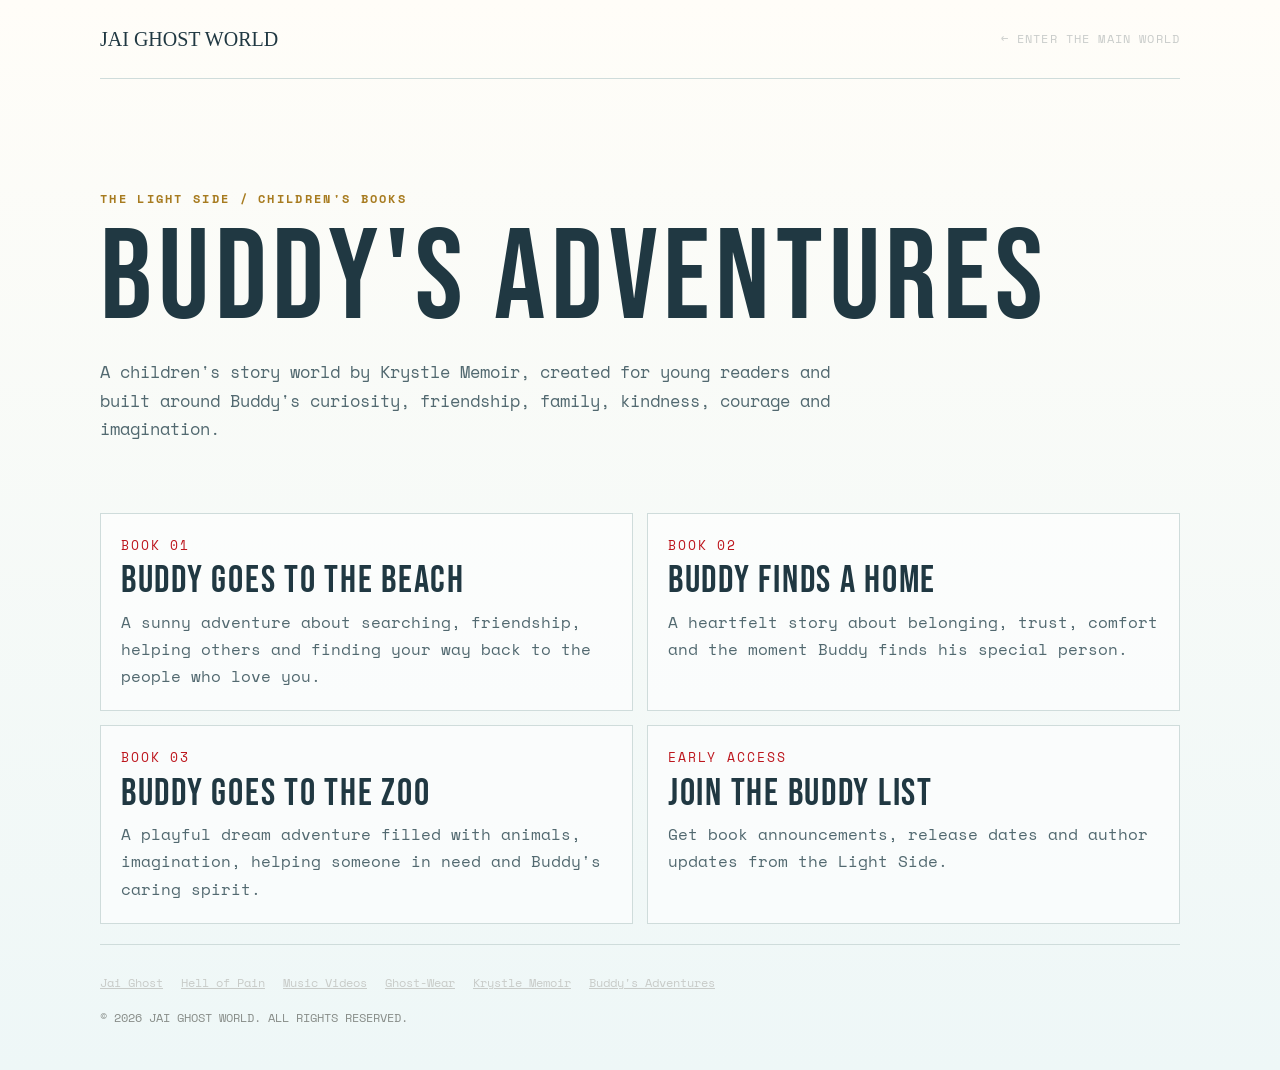
<file: buddy-adventures/index.html>
<!doctype html>
<html lang="en">
<head>
  <meta charset="utf-8">
  <meta name="viewport" content="width=device-width,initial-scale=1">
  <meta name="theme-color" content="#fffdf8">
  <meta name="description" content="Buddy's Adventures is a children's book series by Krystle Memoir featuring friendship, family, kindness, courage, imagination and Buddy's growing world of adventures.">
  <meta name="robots" content="index, follow, max-image-preview:large">
  <link rel="canonical" href="https://jaighostworld.com/buddy-adventures/">
  <meta property="og:type" content="website">
  <meta property="og:site_name" content="Jai Ghost World">
  <meta property="og:title" content="Buddy's Adventures by Krystle Memoir | Children's Book Series">
  <meta property="og:description" content="Buddy's Adventures is a children's book series by Krystle Memoir featuring friendship, family, kindness, courage, imagination and Buddy's growing world of adventures.">
  <meta property="og:url" content="https://jaighostworld.com/buddy-adventures/">
  <meta property="og:image" content="https://jaighostworld.com/assets/krystle-ball-buddy-hero.webp">
  <meta name="twitter:card" content="summary_large_image">
  <meta name="twitter:title" content="Buddy's Adventures by Krystle Memoir | Children's Book Series">
  <meta name="twitter:description" content="Buddy's Adventures is a children's book series by Krystle Memoir featuring friendship, family, kindness, courage, imagination and Buddy's growing world of adventures.">
  <meta name="twitter:image" content="https://jaighostworld.com/assets/krystle-ball-buddy-hero.webp">
  <title>Buddy's Adventures by Krystle Memoir | Children's Book Series</title>
  <link rel="icon" type="image/svg+xml" href="/assets/favicon.svg">
  <link rel="preconnect" href="https://fonts.googleapis.com">
  <link rel="preconnect" href="https://fonts.gstatic.com" crossorigin>
  <link href="https://fonts.googleapis.com/css2?family=Bebas+Neue&family=Permanent+Marker&family=Space+Mono:wght@400;700&display=swap" rel="stylesheet">
  <link rel="stylesheet" href="/seo-pages.css?v=20260929-1">
  <script type="application/ld+json">{"@context":"https://schema.org","@graph":[{"@type":"CreativeWorkSeries","@id":"https://jaighostworld.com/#buddy-adventures","name":"Buddy's Adventures","url":"https://jaighostworld.com/buddy-adventures/","creator":{"@id":"https://jaighostworld.com/#krystle-memoir"},"audience":{"@type":"PeopleAudience","suggestedMinAge":4,"suggestedMaxAge":7}},{"@type":"Person","@id":"https://jaighostworld.com/#krystle-memoir","name":"Krystle Memoir","url":"https://jaighostworld.comhttps://krystlememoir.jaighostworld.com/"},{"@type":"BreadcrumbList","itemListElement":[{"@type":"ListItem","position":1,"name":"Jai Ghost World","item":"https://jaighostworld.com/"},{"@type":"ListItem","position":2,"name":"Buddy's Adventures","item":"https://jaighostworld.com/buddy-adventures/"}]}]}</script>
</head>
<body class="light">
<div class="wrap">
  <header class="topbar"><a class="brand" href="/">JAI GHOST WORLD</a><a class="back" href="/">← ENTER THE MAIN WORLD</a></header>
  <main>
    <section class="hero"><div class="kicker">THE LIGHT SIDE / CHILDREN'S BOOKS</div><h1>BUDDY'S ADVENTURES</h1><p class="lede">A children's story world by Krystle Memoir, created for young readers and built around Buddy's curiosity, friendship, family, kindness, courage and imagination.</p></section>
    <section class="cards">
      <article class="card"><small>BOOK 01</small><h3>BUDDY GOES TO THE BEACH</h3><p>A sunny adventure about searching, friendship, helping others and finding your way back to the people who love you.</p></article>
      <article class="card"><small>BOOK 02</small><h3>BUDDY FINDS A HOME</h3><p>A heartfelt story about belonging, trust, comfort and the moment Buddy finds his special person.</p></article>
      <article class="card"><small>BOOK 03</small><h3>BUDDY GOES TO THE ZOO</h3><p>A playful dream adventure filled with animals, imagination, helping someone in need and Buddy's caring spirit.</p></article>
      <a class="card" href="/#buddy-list"><small>EARLY ACCESS</small><h3>JOIN THE BUDDY LIST</h3><p>Get book announcements, release dates and author updates from the Light Side.</p></a>
    </section>
  </main>
  <footer class="footer">
    <nav aria-label="Explore Jai Ghost World">
      <a href="/jai-ghost/">Jai Ghost</a>
      <a href="/music/hell-of-pain/">Hell of Pain</a>
      <a href="/music-videos/">Music Videos</a>
      <a href="/ghost-wear/">Ghost-Wear</a>
      <a href="https://krystlememoir.jaighostworld.com/">Krystle Memoir</a>
      <a href="/buddy-adventures/">Buddy's Adventures</a>
    </nav>
    <div>© 2026 JAI GHOST WORLD. ALL RIGHTS RESERVED.</div>
  </footer>
</div>
</body>
</html>
</file>
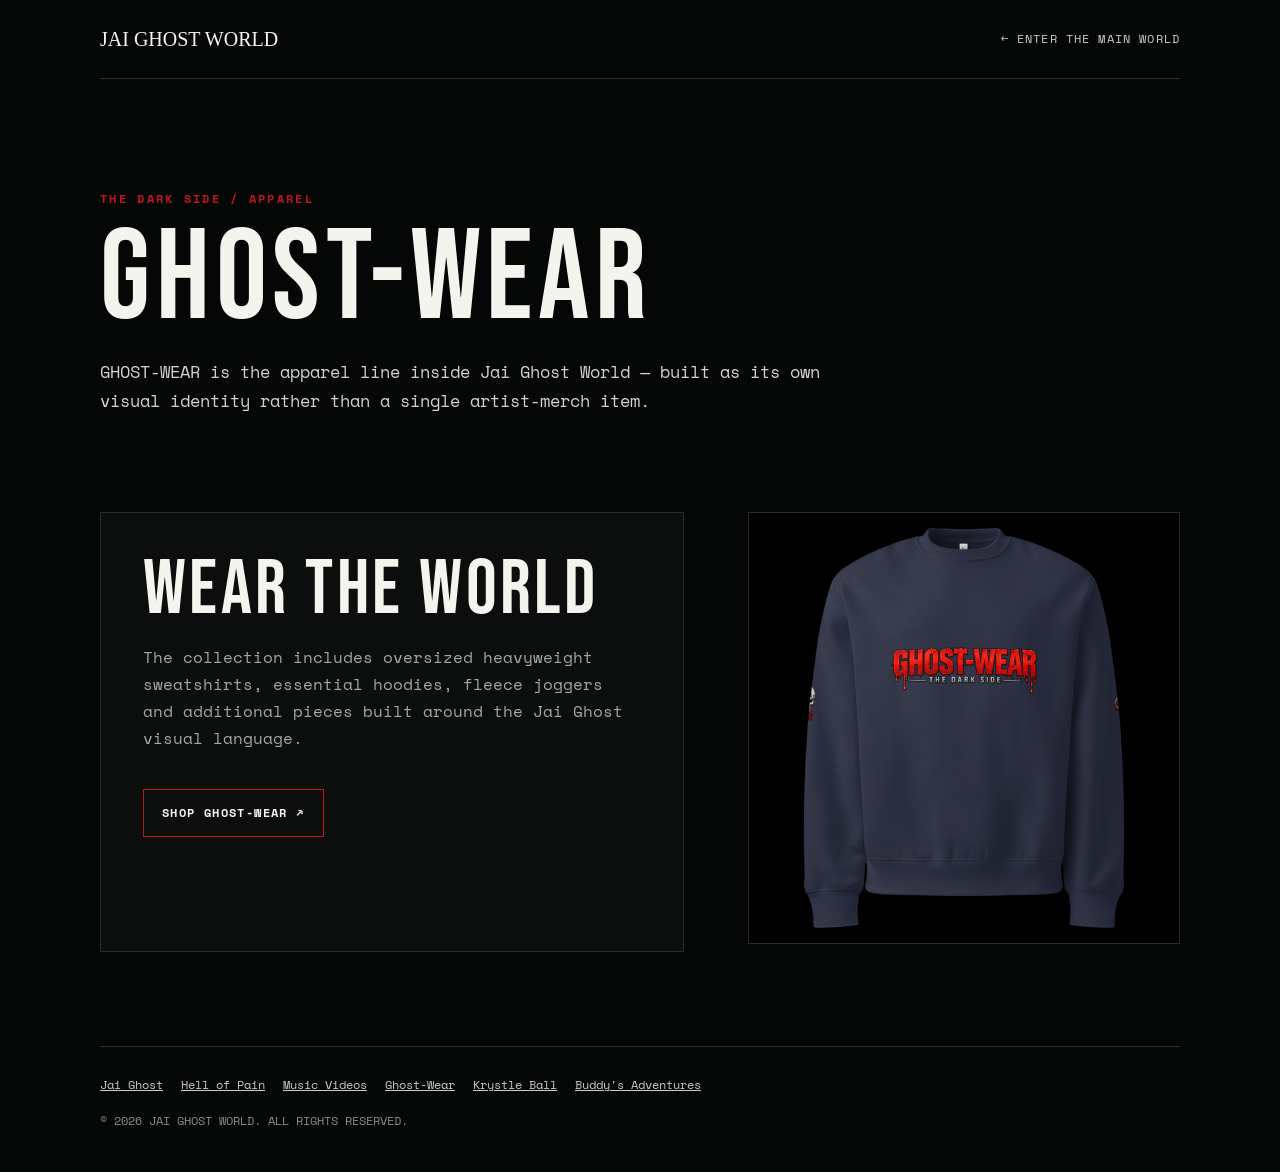
<file: ghost-wear/index.html>
<!doctype html>
<html lang="en">
<head>
  <meta charset="utf-8">
  <meta name="viewport" content="width=device-width,initial-scale=1">
  <meta name="theme-color" content="#050606">
  <meta name="description" content="GHOST-WEAR is the apparel side of Jai Ghost World. Explore heavyweight sweatshirts, hoodies, joggers and the complete collection.">
  <meta name="robots" content="index, follow, max-image-preview:large">
  <link rel="canonical" href="https://jaighostworld.com/ghost-wear/">
  <meta property="og:type" content="website">
  <meta property="og:site_name" content="Jai Ghost World">
  <meta property="og:title" content="GHOST-WEAR | Jai Ghost World">
  <meta property="og:description" content="GHOST-WEAR is the apparel side of Jai Ghost World. Explore heavyweight sweatshirts, hoodies, joggers and the complete collection.">
  <meta property="og:url" content="https://jaighostworld.com/ghost-wear/">
  <meta property="og:image" content="https://jaighostworld.com/assets/ghostwear-blue-sweatshirt.png">
  <meta name="twitter:card" content="summary_large_image">
  <meta name="twitter:title" content="GHOST-WEAR | Jai Ghost World">
  <meta name="twitter:description" content="GHOST-WEAR is the apparel side of Jai Ghost World. Explore heavyweight sweatshirts, hoodies, joggers and the complete collection.">
  <meta name="twitter:image" content="https://jaighostworld.com/assets/ghost-loyal-apparel-bts.png">
  <title>GHOST-WEAR | Jai Ghost World</title>
  <link rel="icon" type="image/svg+xml" href="/assets/favicon.svg">
  <link rel="preconnect" href="https://fonts.googleapis.com">
  <link rel="preconnect" href="https://fonts.gstatic.com" crossorigin>
  <link href="https://fonts.googleapis.com/css2?family=Bebas+Neue&family=Permanent+Marker&family=Space+Mono:wght@400;700&display=swap" rel="stylesheet">
  <link rel="stylesheet" href="/seo-pages.css?v=20260929-1">
  <script type="application/ld+json">{"@context":"https://schema.org","@graph":[{"@type":"Brand","name":"GHOST-WEAR","url":"https://jaighostworld.com/ghost-wear/"},{"@type":"BreadcrumbList","itemListElement":[{"@type":"ListItem","position":1,"name":"Jai Ghost World","item":"https://jaighostworld.com/"},{"@type":"ListItem","position":2,"name":"Ghost-Wear","item":"https://jaighostworld.com/ghost-wear/"}]}]}</script>
</head>
<body class="">
<div class="wrap">
  <header class="topbar"><a class="brand" href="/">JAI GHOST WORLD</a><a class="back" href="/">← ENTER THE MAIN WORLD</a></header>
  <main>
    <section class="hero"><div class="kicker">THE DARK SIDE / APPAREL</div><h1>GHOST-WEAR</h1><p class="lede">GHOST-WEAR is the apparel line inside Jai Ghost World — built as its own visual identity rather than a single artist-merch item.</p></section>
    <section class="grid">
      <article class="panel"><h2>WEAR THE WORLD</h2><p>The collection includes oversized heavyweight sweatshirts, essential hoodies, fleece joggers and additional pieces built around the Jai Ghost visual language.</p><a class="cta" href="https://app.amazecommerce.com/shop/ghost-wear" target="_blank" rel="noopener noreferrer">SHOP GHOST-WEAR ↗</a></article>
      <aside><img class="media" src="/assets/ghostwear-blue-sweatshirt.png" alt="Blue GHOST-WEAR oversized heavyweight sweatshirt" loading="lazy" decoding="async"></aside>
    </section>
  </main>
  <footer class="footer">
    <nav aria-label="Explore Jai Ghost World">
      <a href="/jai-ghost/">Jai Ghost</a>
      <a href="/music/hell-of-pain/">Hell of Pain</a>
      <a href="/music-videos/">Music Videos</a>
      <a href="/ghost-wear/">Ghost-Wear</a>
      <a href="/krystle-ball/">Krystle Ball</a>
      <a href="/buddy-adventures/">Buddy's Adventures</a>
    </nav>
    <div>© 2026 JAI GHOST WORLD. ALL RIGHTS RESERVED.</div>
  </footer>
</div>
</body>
</html>
</file>
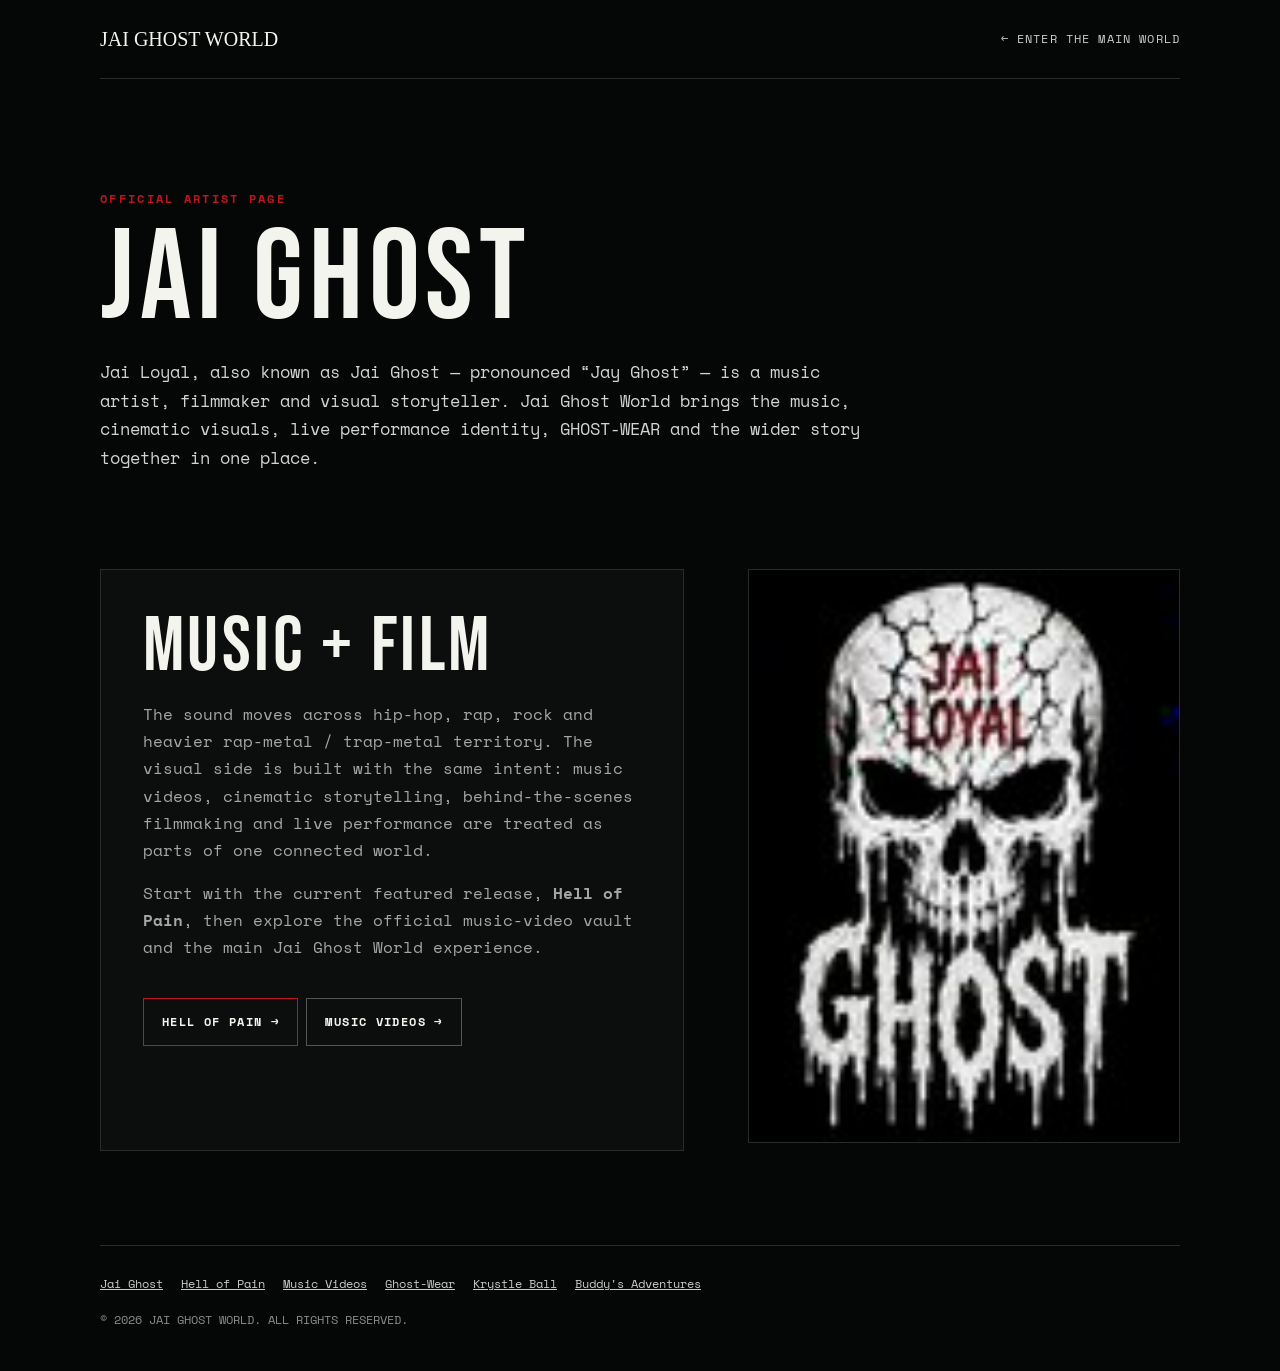
<file: jai-ghost/index.html>
<!doctype html>
<html lang="en">
<head>
  <meta charset="utf-8">
  <meta name="viewport" content="width=device-width,initial-scale=1">
  <meta name="theme-color" content="#050606">
  <meta name="description" content="Official artist page for Jai Loyal, also known as Jai Ghost (pronounced Jay Ghost): music, film, visual storytelling, releases and Jai Ghost World.">
  <meta name="robots" content="index, follow, max-image-preview:large">
  <link rel="canonical" href="https://jaighostworld.com/jai-ghost/">
  <meta property="og:type" content="website">
  <meta property="og:site_name" content="Jai Ghost World">
  <meta property="og:title" content="Jai Ghost (Jai Loyal) | Official Artist Page">
  <meta property="og:description" content="Official artist page for Jai Loyal, also known as Jai Ghost (pronounced Jay Ghost): music, film, visual storytelling, releases and Jai Ghost World.">
  <meta property="og:url" content="https://jaighostworld.com/jai-ghost/">
  <meta property="og:image" content="https://jaighostworld.com/assets/jai-ghost-world-share.jpg">
  <meta name="twitter:card" content="summary_large_image">
  <meta name="twitter:title" content="Jai Ghost (Jai Loyal) | Official Artist Page">
  <meta name="twitter:description" content="Official artist page for Jai Loyal, also known as Jai Ghost (pronounced Jay Ghost): music, film, visual storytelling, releases and Jai Ghost World.">
  <meta name="twitter:image" content="https://jaighostworld.com/assets/jai-ghost-world-share.jpg">
  <title>Jai Ghost (Jai Loyal) | Official Artist Page</title>
  <link rel="icon" type="image/svg+xml" href="/assets/favicon.svg">
  <link rel="preconnect" href="https://fonts.googleapis.com">
  <link rel="preconnect" href="https://fonts.gstatic.com" crossorigin>
  <link href="https://fonts.googleapis.com/css2?family=Bebas+Neue&family=Permanent+Marker&family=Space+Mono:wght@400;700&display=swap" rel="stylesheet">
  <link rel="stylesheet" href="/seo-pages.css?v=20260929-1">
  <script type="application/ld+json">{"@context":"https://schema.org","@graph":[{"@type":"Person","@id":"https://jaighostworld.com/#artist","name":"Jai Loyal","alternateName":["Jai Ghost","Jay Ghost","Jailoyal"],"url":"https://jaighostworld.com/jai-ghost/","image":"https://jaighostworld.com/assets/jai-ghost-portrait.jpeg","jobTitle":["Music artist","Filmmaker"],"genre":["Hip hop","Rap","Rock","Rap metal","Trap metal","Alternative metal"],"sameAs":["https://open.spotify.com/artist/7JYQHRk7T8PvDFIFvsKyZj","https://youtube.com/@jailoyal","https://www.instagram.com/Jailoyal","https://www.tiktok.com/@therealjailoyal","https://www.facebook.com/Jailoyal","https://www.x.com/Jai_loyal","https://www.soundcloud.com/Jailoyal"]},{"@type":"BreadcrumbList","itemListElement":[{"@type":"ListItem","position":1,"name":"Jai Ghost World","item":"https://jaighostworld.com/"},{"@type":"ListItem","position":2,"name":"Jai Ghost","item":"https://jaighostworld.com/jai-ghost/"}]}]}</script>
</head>
<body class="">
<div class="wrap">
  <header class="topbar"><a class="brand" href="/">JAI GHOST WORLD</a><a class="back" href="/">← ENTER THE MAIN WORLD</a></header>
  <main>
    <section class="hero"><div class="kicker">OFFICIAL ARTIST PAGE</div><h1>JAI GHOST</h1><p class="lede">Jai Loyal, also known as Jai Ghost — pronounced “Jay Ghost” — is a music artist, filmmaker and visual storyteller. Jai Ghost World brings the music, cinematic visuals, live performance identity, GHOST-WEAR and the wider story together in one place.</p></section>
    <section class="grid">
      <article class="panel"><h2>MUSIC + FILM</h2><p>The sound moves across hip-hop, rap, rock and heavier rap-metal / trap-metal territory. The visual side is built with the same intent: music videos, cinematic storytelling, behind-the-scenes filmmaking and live performance are treated as parts of one connected world.</p><p>Start with the current featured release, <strong>Hell of Pain</strong>, then explore the official music-video vault and the main Jai Ghost World experience.</p><a class="cta" href="/music/hell-of-pain/">HELL OF PAIN →</a><a class="cta alt" href="/music-videos/">MUSIC VIDEOS →</a></article>
      <aside><img class="media" src="/assets/jai-ghost-portrait.jpeg" alt="Jai Ghost official artist portrait" loading="eager" decoding="async"></aside>
    </section>
  </main>
  <footer class="footer">
    <nav aria-label="Explore Jai Ghost World">
      <a href="/jai-ghost/">Jai Ghost</a>
      <a href="/music/hell-of-pain/">Hell of Pain</a>
      <a href="/music-videos/">Music Videos</a>
      <a href="/ghost-wear/">Ghost-Wear</a>
      <a href="/krystle-ball/">Krystle Ball</a>
      <a href="/buddy-adventures/">Buddy's Adventures</a>
    </nav>
    <div>© 2026 JAI GHOST WORLD. ALL RIGHTS RESERVED.</div>
  </footer>
</div>
</body>
</html>
</file>
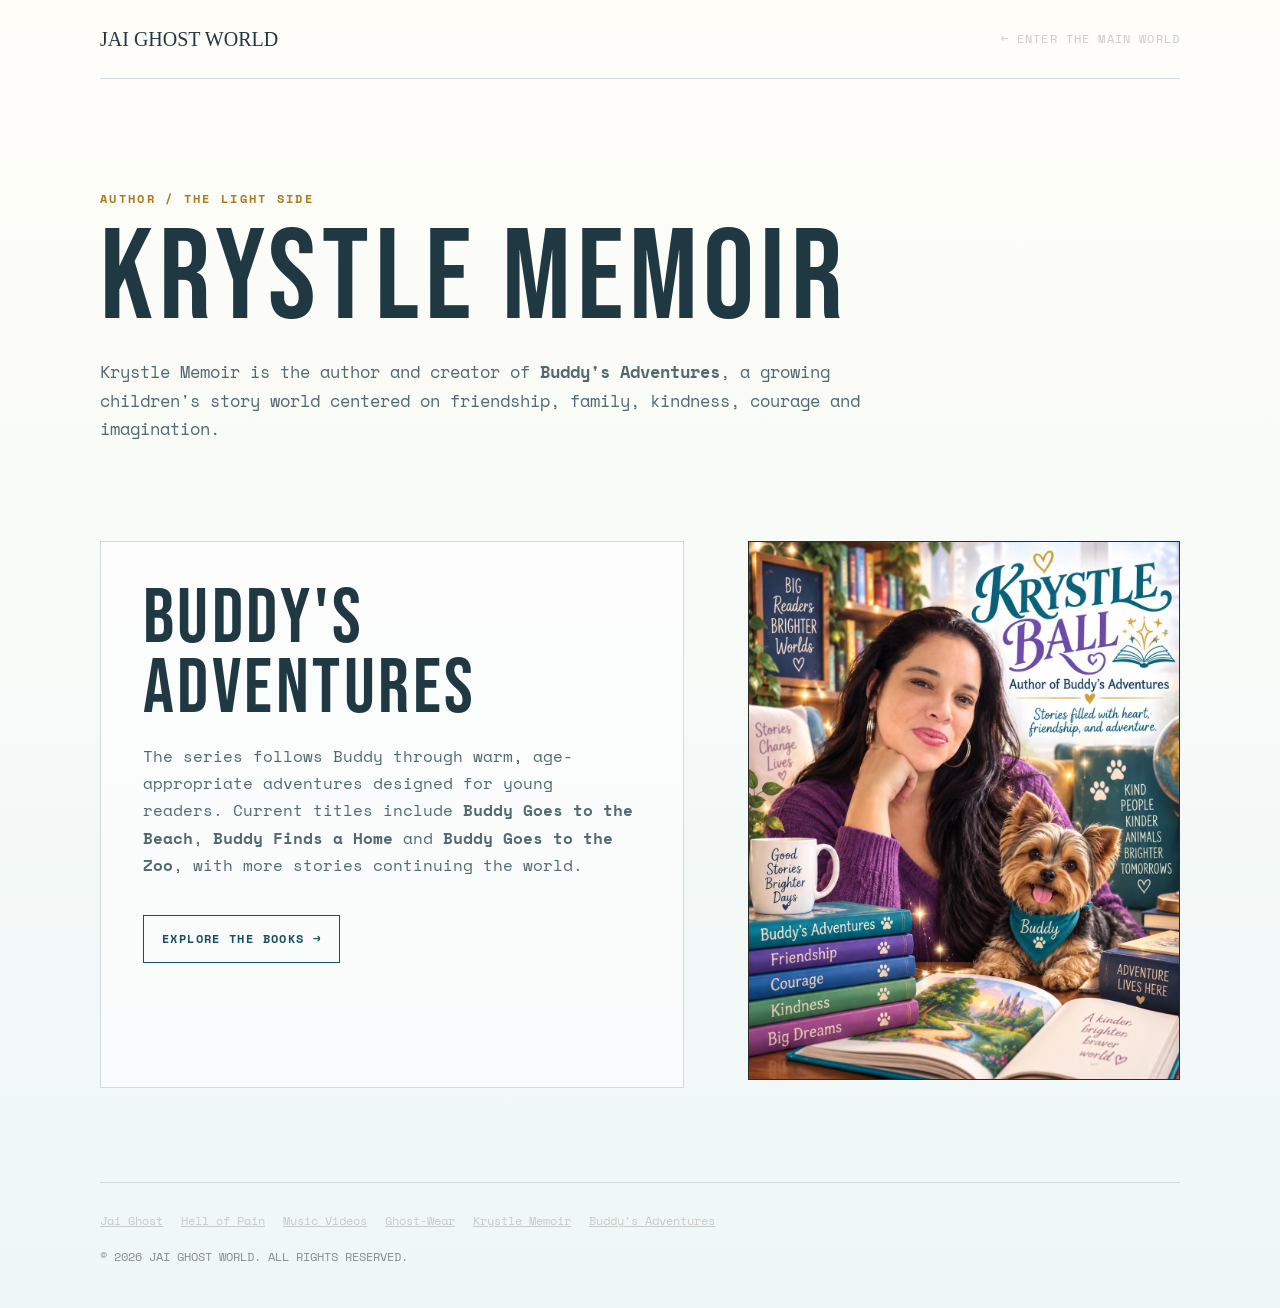
<file: krystle-memoir/index.html>
<!doctype html>
<html lang="en">
<head>
  <meta charset="utf-8">
  <meta name="viewport" content="width=device-width,initial-scale=1">
  <meta name="theme-color" content="#fffdf8">
  <meta name="description" content="Official author page for Krystle Memoir, creator of the Buddy's Adventures children's book series inside the Light Side of Jai Ghost World.">
  <meta name="robots" content="index, follow, max-image-preview:large">
  <link rel="canonical" href="https://jaighostworld.com/krystle-memoir/">
  <meta property="og:type" content="website">
  <meta property="og:site_name" content="Jai Ghost World">
  <meta property="og:title" content="Krystle Memoir | Author of Buddy's Adventures">
  <meta property="og:description" content="Official author page for Krystle Memoir, creator of the Buddy's Adventures children's book series inside the Light Side of Jai Ghost World.">
  <meta property="og:url" content="https://jaighostworld.com/krystle-memoir/">
  <meta property="og:image" content="https://jaighostworld.com/assets/krystle-ball-buddy-hero.webp">
  <meta name="twitter:card" content="summary_large_image">
  <meta name="twitter:title" content="Krystle Memoir | Author of Buddy's Adventures">
  <meta name="twitter:description" content="Official author page for Krystle Memoir, creator of the Buddy's Adventures children's book series inside the Light Side of Jai Ghost World.">
  <meta name="twitter:image" content="https://jaighostworld.com/assets/krystle-ball-buddy-hero.webp">
  <title>Krystle Memoir | Author of Buddy's Adventures</title>
  <link rel="icon" type="image/svg+xml" href="/assets/favicon.svg">
  <link rel="preconnect" href="https://fonts.googleapis.com">
  <link rel="preconnect" href="https://fonts.gstatic.com" crossorigin>
  <link href="https://fonts.googleapis.com/css2?family=Bebas+Neue&family=Permanent+Marker&family=Space+Mono:wght@400;700&display=swap" rel="stylesheet">
  <link rel="stylesheet" href="/seo-pages.css?v=20260929-1">
  <script type="application/ld+json">{"@context":"https://schema.org","@graph":[{"@type":"Person","@id":"https://jaighostworld.com/#krystle-memoir","name":"Krystle Memoir","url":"https://jaighostworld.com/krystle-memoir/","jobTitle":"Author","image":"https://jaighostworld.com/assets/krystle-ball-buddy-hero.webp"},{"@type":"BreadcrumbList","itemListElement":[{"@type":"ListItem","position":1,"name":"Jai Ghost World","item":"https://jaighostworld.com/"},{"@type":"ListItem","position":2,"name":"Krystle Memoir","item":"https://jaighostworld.com/krystle-memoir/"}]}]}</script>
</head>
<body class="light">
<div class="wrap">
  <header class="topbar"><a class="brand" href="/">JAI GHOST WORLD</a><a class="back" href="/">← ENTER THE MAIN WORLD</a></header>
  <main>
    <section class="hero"><div class="kicker">AUTHOR / THE LIGHT SIDE</div><h1>KRYSTLE MEMOIR</h1><p class="lede">Krystle Memoir is the author and creator of <strong>Buddy's Adventures</strong>, a growing children's story world centered on friendship, family, kindness, courage and imagination.</p></section>
    <section class="grid">
      <article class="panel"><h2>BUDDY'S ADVENTURES</h2><p>The series follows Buddy through warm, age-appropriate adventures designed for young readers. Current titles include <strong>Buddy Goes to the Beach</strong>, <strong>Buddy Finds a Home</strong> and <strong>Buddy Goes to the Zoo</strong>, with more stories continuing the world.</p><a class="cta" href="/buddy-adventures/">EXPLORE THE BOOKS →</a></article>
      <aside><img class="media" src="/assets/krystle-ball-buddy-hero.webp" alt="Krystle Memoir with Buddy in the Buddy's Adventures reading room" loading="eager" decoding="async"></aside>
    </section>
  </main>
  <footer class="footer">
    <nav aria-label="Explore Jai Ghost World">
      <a href="/jai-ghost/">Jai Ghost</a>
      <a href="/music/hell-of-pain/">Hell of Pain</a>
      <a href="/music-videos/">Music Videos</a>
      <a href="/ghost-wear/">Ghost-Wear</a>
      <a href="/krystle-memoir/">Krystle Memoir</a>
      <a href="/buddy-adventures/">Buddy's Adventures</a>
    </nav>
    <div>© 2026 JAI GHOST WORLD. ALL RIGHTS RESERVED.</div>
  </footer>
</div>
</body>
</html>
</file>
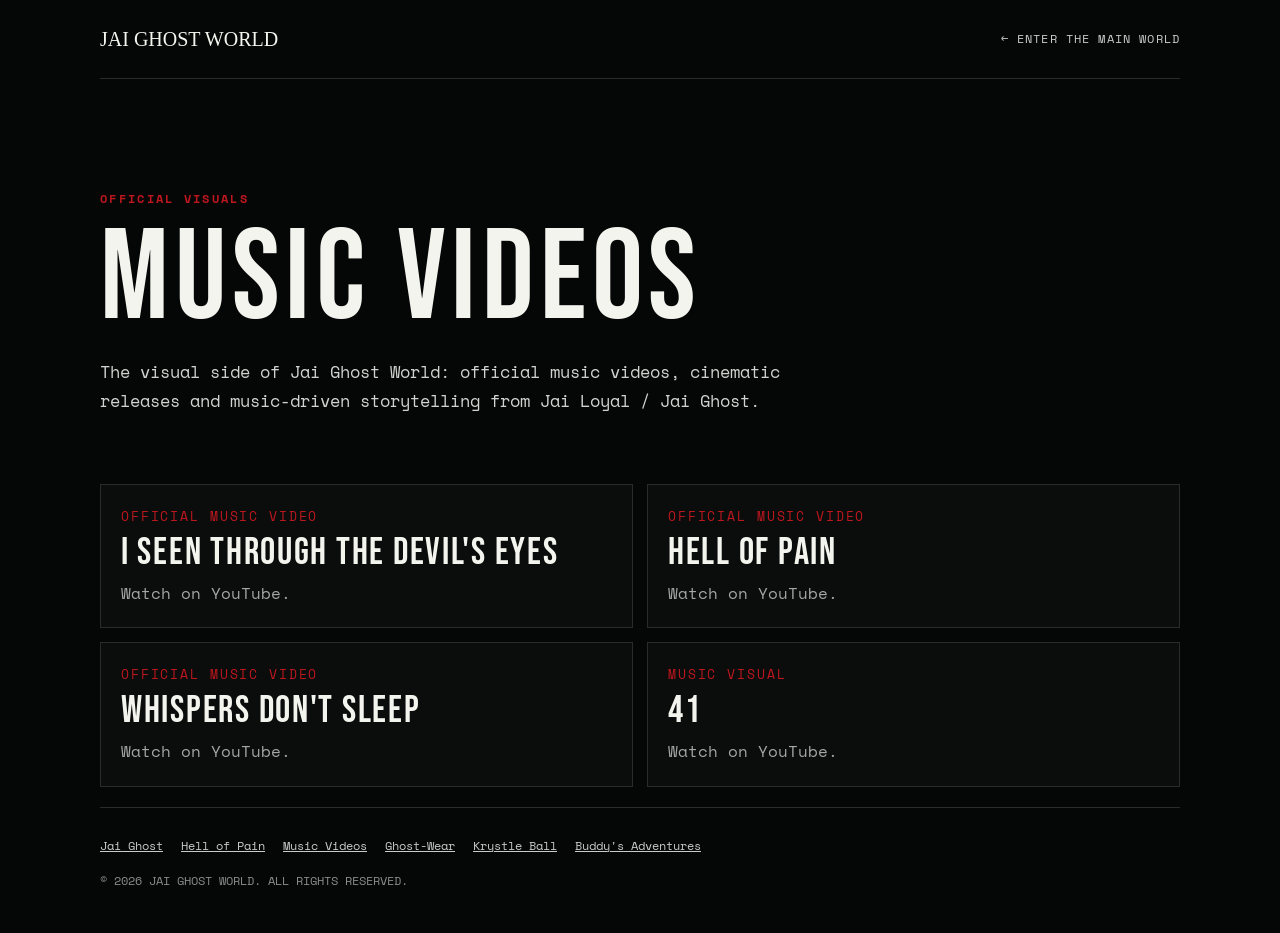
<file: music-videos/index.html>
<!doctype html>
<html lang="en">
<head>
  <meta charset="utf-8">
  <meta name="viewport" content="width=device-width,initial-scale=1">
  <meta name="theme-color" content="#050606">
  <meta name="description" content="Official music videos and visual releases from Jai Loyal / Jai Ghost, including Hell of Pain, I Seen Through the Devil's Eyes, Whispers Don't Sleep and 41.">
  <meta name="robots" content="index, follow, max-image-preview:large">
  <link rel="canonical" href="https://jaighostworld.com/music-videos/">
  <meta property="og:type" content="website">
  <meta property="og:site_name" content="Jai Ghost World">
  <meta property="og:title" content="Jai Ghost Music Videos | Official Visuals">
  <meta property="og:description" content="Official music videos and visual releases from Jai Loyal / Jai Ghost, including Hell of Pain, I Seen Through the Devil's Eyes, Whispers Don't Sleep and 41.">
  <meta property="og:url" content="https://jaighostworld.com/music-videos/">
  <meta property="og:image" content="https://jaighostworld.com/assets/jai-ghost-world-share.jpg">
  <meta name="twitter:card" content="summary_large_image">
  <meta name="twitter:title" content="Jai Ghost Music Videos | Official Visuals">
  <meta name="twitter:description" content="Official music videos and visual releases from Jai Loyal / Jai Ghost, including Hell of Pain, I Seen Through the Devil's Eyes, Whispers Don't Sleep and 41.">
  <meta name="twitter:image" content="https://jaighostworld.com/assets/jai-ghost-world-share.jpg">
  <title>Jai Ghost Music Videos | Official Visuals</title>
  <link rel="icon" type="image/svg+xml" href="/assets/favicon.svg">
  <link rel="preconnect" href="https://fonts.googleapis.com">
  <link rel="preconnect" href="https://fonts.gstatic.com" crossorigin>
  <link href="https://fonts.googleapis.com/css2?family=Bebas+Neue&family=Permanent+Marker&family=Space+Mono:wght@400;700&display=swap" rel="stylesheet">
  <link rel="stylesheet" href="/seo-pages.css?v=20260929-1">
  <script type="application/ld+json">{"@context":"https://schema.org","@graph":[{"@type":"CollectionPage","name":"Jai Ghost Music Videos","url":"https://jaighostworld.com/music-videos/","description":"Official Jai Loyal / Jai Ghost music videos and visual releases."},{"@type":"BreadcrumbList","itemListElement":[{"@type":"ListItem","position":1,"name":"Jai Ghost World","item":"https://jaighostworld.com/"},{"@type":"ListItem","position":2,"name":"Music Videos","item":"https://jaighostworld.com/music-videos/"}]}]}</script>
</head>
<body class="">
<div class="wrap">
  <header class="topbar"><a class="brand" href="/">JAI GHOST WORLD</a><a class="back" href="/">← ENTER THE MAIN WORLD</a></header>
  <main>
    <section class="hero"><div class="kicker">OFFICIAL VISUALS</div><h1>MUSIC VIDEOS</h1><p class="lede">The visual side of Jai Ghost World: official music videos, cinematic releases and music-driven storytelling from Jai Loyal / Jai Ghost.</p></section>
    <section class="cards">
      <a class="card" href="https://www.youtube.com/watch?v=OOTt7VrOcS8" target="_blank" rel="noopener noreferrer"><small>OFFICIAL MUSIC VIDEO</small><h3>I SEEN THROUGH THE DEVIL'S EYES</h3><p>Watch on YouTube.</p></a>
      <a class="card" href="https://www.youtube.com/watch?v=keFMGyhpq9k" target="_blank" rel="noopener noreferrer"><small>OFFICIAL MUSIC VIDEO</small><h3>HELL OF PAIN</h3><p>Watch on YouTube.</p></a>
      <a class="card" href="https://www.youtube.com/watch?v=_0nt_3sl-mI" target="_blank" rel="noopener noreferrer"><small>OFFICIAL MUSIC VIDEO</small><h3>WHISPERS DON'T SLEEP</h3><p>Watch on YouTube.</p></a>
      <a class="card" href="https://www.youtube.com/watch?v=XSHizNXFIZQ" target="_blank" rel="noopener noreferrer"><small>MUSIC VISUAL</small><h3>41</h3><p>Watch on YouTube.</p></a>
    </section>
  </main>
  <footer class="footer">
    <nav aria-label="Explore Jai Ghost World">
      <a href="/jai-ghost/">Jai Ghost</a>
      <a href="/music/hell-of-pain/">Hell of Pain</a>
      <a href="/music-videos/">Music Videos</a>
      <a href="/ghost-wear/">Ghost-Wear</a>
      <a href="/krystle-ball/">Krystle Ball</a>
      <a href="/buddy-adventures/">Buddy's Adventures</a>
    </nav>
    <div>© 2026 JAI GHOST WORLD. ALL RIGHTS RESERVED.</div>
  </footer>
</div>
</body>
</html>
</file>
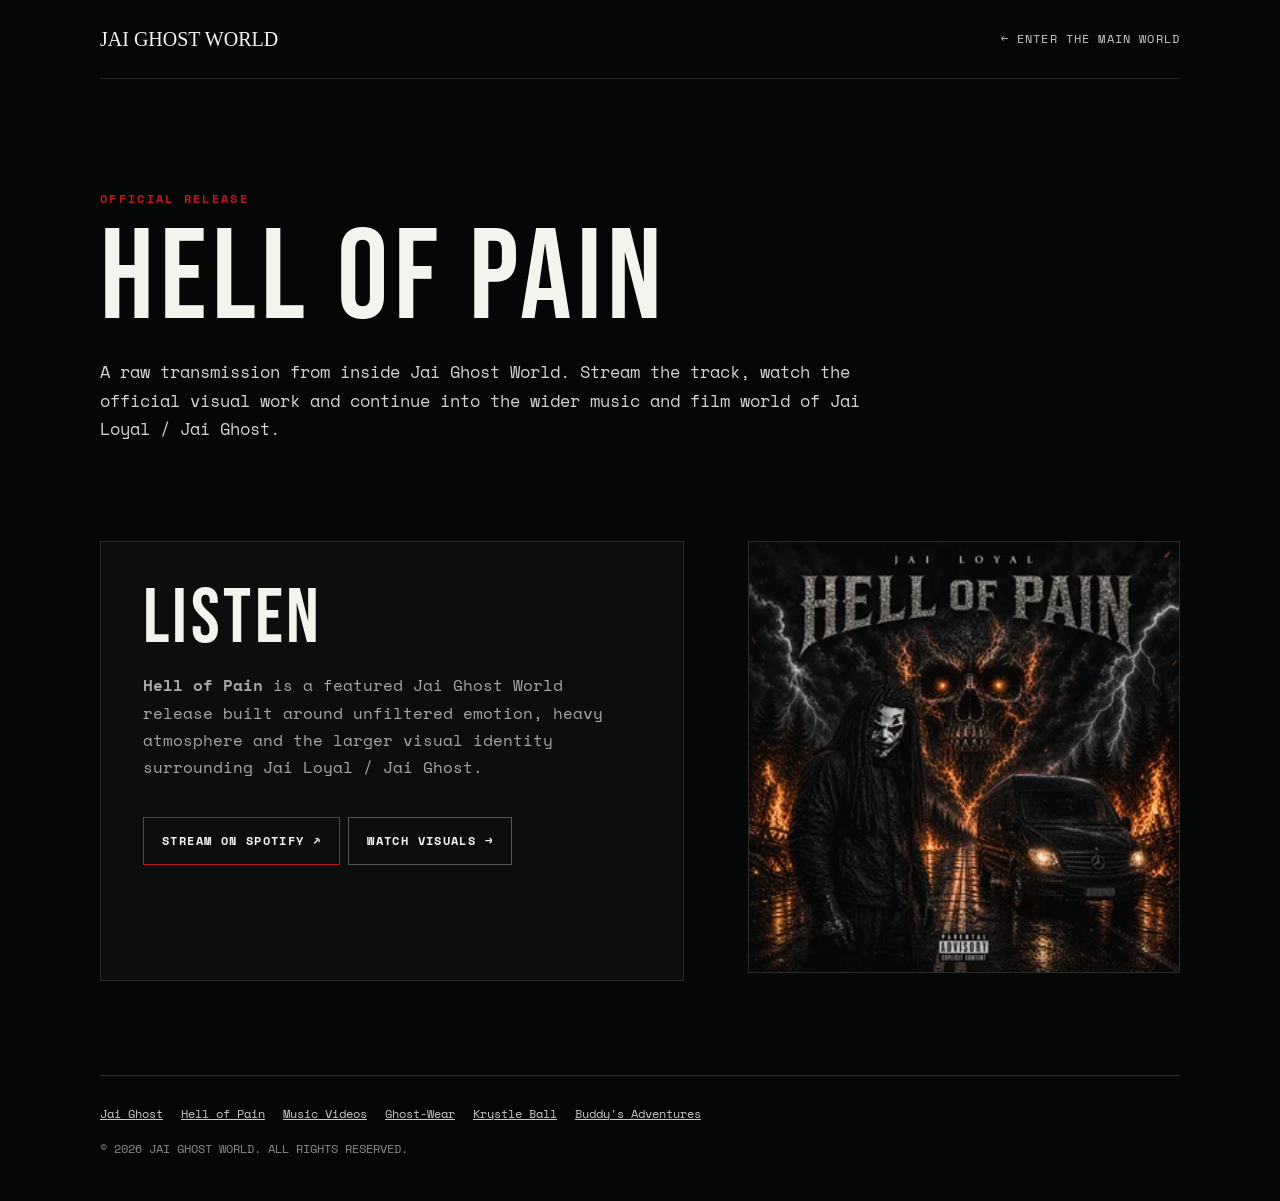
<file: music/hell-of-pain/index.html>
<!doctype html>
<html lang="en">
<head>
  <meta charset="utf-8">
  <meta name="viewport" content="width=device-width,initial-scale=1">
  <meta name="theme-color" content="#050606">
  <meta name="description" content="Hell of Pain by Jai Loyal / Jai Ghost. Stream the official release, watch the visual world and explore more music from Jai Ghost World.">
  <meta name="robots" content="index, follow, max-image-preview:large">
  <link rel="canonical" href="https://jaighostworld.com/music/hell-of-pain/">
  <meta property="og:type" content="website">
  <meta property="og:site_name" content="Jai Ghost World">
  <meta property="og:title" content="Hell of Pain by Jai Loyal / Jai Ghost | Official Release">
  <meta property="og:description" content="Hell of Pain by Jai Loyal / Jai Ghost. Stream the official release, watch the visual world and explore more music from Jai Ghost World.">
  <meta property="og:url" content="https://jaighostworld.com/music/hell-of-pain/">
  <meta property="og:image" content="https://jaighostworld.com/assets/hell-of-pain.webp">
  <meta name="twitter:card" content="summary_large_image">
  <meta name="twitter:title" content="Hell of Pain by Jai Loyal / Jai Ghost | Official Release">
  <meta name="twitter:description" content="Hell of Pain by Jai Loyal / Jai Ghost. Stream the official release, watch the visual world and explore more music from Jai Ghost World.">
  <meta name="twitter:image" content="https://jaighostworld.com/assets/hell-of-pain.webp">
  <title>Hell of Pain by Jai Loyal / Jai Ghost | Official Release</title>
  <link rel="icon" type="image/svg+xml" href="/assets/favicon.svg">
  <link rel="preconnect" href="https://fonts.googleapis.com">
  <link rel="preconnect" href="https://fonts.gstatic.com" crossorigin>
  <link href="https://fonts.googleapis.com/css2?family=Bebas+Neue&family=Permanent+Marker&family=Space+Mono:wght@400;700&display=swap" rel="stylesheet">
  <link rel="stylesheet" href="/seo-pages.css?v=20260929-1">
  <script type="application/ld+json">{"@context":"https://schema.org","@graph":[{"@type":"MusicRecording","name":"Hell of Pain","url":"https://jaighostworld.com/music/hell-of-pain/","byArtist":{"@id":"https://jaighostworld.com/#artist"},"sameAs":"https://open.spotify.com/track/2xGcJvZ2r7tfbiNhYbzMlf","image":"https://jaighostworld.com/assets/hell-of-pain.webp"},{"@type":"Person","@id":"https://jaighostworld.com/#artist","name":"Jai Loyal","alternateName":["Jai Ghost","Jay Ghost","Jailoyal"],"url":"https://jaighostworld.com/jai-ghost/"},{"@type":"BreadcrumbList","itemListElement":[{"@type":"ListItem","position":1,"name":"Jai Ghost World","item":"https://jaighostworld.com/"},{"@type":"ListItem","position":2,"name":"Music","item":"https://jaighostworld.com/#music"},{"@type":"ListItem","position":3,"name":"Hell of Pain","item":"https://jaighostworld.com/music/hell-of-pain/"}]}]}</script>
</head>
<body class="">
<div class="wrap">
  <header class="topbar"><a class="brand" href="/">JAI GHOST WORLD</a><a class="back" href="/">← ENTER THE MAIN WORLD</a></header>
  <main>
    <section class="hero"><div class="kicker">OFFICIAL RELEASE</div><h1>HELL OF PAIN</h1><p class="lede">A raw transmission from inside Jai Ghost World. Stream the track, watch the official visual work and continue into the wider music and film world of Jai Loyal / Jai Ghost.</p></section>
    <section class="grid">
      <article class="panel"><h2>LISTEN</h2><p><strong>Hell of Pain</strong> is a featured Jai Ghost World release built around unfiltered emotion, heavy atmosphere and the larger visual identity surrounding Jai Loyal / Jai Ghost.</p><a class="cta" href="https://open.spotify.com/track/2xGcJvZ2r7tfbiNhYbzMlf" target="_blank" rel="noopener noreferrer">STREAM ON SPOTIFY ↗</a><a class="cta alt" href="/music-videos/">WATCH VISUALS →</a></article>
      <aside><img class="media" src="/assets/hell-of-pain.webp" alt="Hell of Pain by Jai Loyal official cover art" loading="eager" decoding="async"></aside>
    </section>
  </main>
  <footer class="footer">
    <nav aria-label="Explore Jai Ghost World">
      <a href="/jai-ghost/">Jai Ghost</a>
      <a href="/music/hell-of-pain/">Hell of Pain</a>
      <a href="/music-videos/">Music Videos</a>
      <a href="/ghost-wear/">Ghost-Wear</a>
      <a href="/krystle-ball/">Krystle Ball</a>
      <a href="/buddy-adventures/">Buddy's Adventures</a>
    </nav>
    <div>© 2026 JAI GHOST WORLD. ALL RIGHTS RESERVED.</div>
  </footer>
</div>
</body>
</html>
</file>
<file: seo-pages.css>
:root{--bg:#050606;--panel:#0c0e0e;--ink:#f4f4ef;--muted:#a4a8a5;--red:#bd171e;--line:#292c2b;--light:#fffdf8;--teal:#174e60;--violet:#6d49aa}
*{box-sizing:border-box}
html{scroll-behavior:smooth}
body{margin:0;background:var(--bg);color:var(--ink);font-family:"Space Mono",monospace;line-height:1.7}
a{color:inherit}
.wrap{width:min(1080px,calc(100% - 34px));margin:0 auto}
.topbar{display:flex;align-items:center;justify-content:space-between;gap:18px;padding:22px 0;border-bottom:1px solid var(--line)}
.brand{text-decoration:none;font-family:"Permanent Marker",cursive;font-size:1.25rem}
.back{text-decoration:none;color:#c9ccca;font-size:.72rem;letter-spacing:.1em}
.hero{padding:clamp(58px,9vw,110px) 0 52px}
.kicker{color:var(--red);font-size:.72rem;font-weight:700;letter-spacing:.2em;text-transform:uppercase}
h1,h2,h3{font-family:"Bebas Neue",sans-serif;font-weight:400;letter-spacing:.045em;line-height:.92}
h1{font-size:clamp(4rem,10vw,8.5rem);margin:12px 0 20px}
h2{font-size:clamp(2.7rem,6vw,5rem);margin:0 0 18px}
h3{font-size:clamp(1.7rem,3vw,2.6rem);margin:0 0 10px}
.lede{max-width:760px;color:#d1d3d0;font-size:clamp(.9rem,1.5vw,1.05rem)}
.grid{display:grid;grid-template-columns:1.15fr .85fr;gap:clamp(28px,5vw,70px);padding:28px 0 74px}
.panel{border:1px solid var(--line);background:var(--panel);padding:clamp(24px,4vw,42px)}
.panel p{color:var(--muted)}
.list{display:grid;gap:14px;padding:0;margin:20px 0 0;list-style:none}
.list li{border-top:1px solid var(--line);padding-top:14px;color:#c9ccca}
.cta{display:inline-flex;align-items:center;justify-content:center;min-height:48px;margin-top:20px;padding:12px 18px;border:1px solid var(--red);text-decoration:none;font-size:.72rem;font-weight:700;letter-spacing:.12em;text-transform:uppercase}
.cta:hover,.cta:focus-visible{background:var(--red);outline:none}
.cta.alt{border-color:#555;margin-left:8px}
.media{width:100%;border:1px solid var(--line);background:#000;object-fit:cover}
.cards{display:grid;grid-template-columns:repeat(2,minmax(0,1fr));gap:14px}
.card{display:block;border:1px solid var(--line);background:#0b0d0d;padding:20px;text-decoration:none}
.card small{display:block;color:var(--red);letter-spacing:.14em;margin-bottom:7px}
.card p{margin:0;color:var(--muted)}
.footer{margin-top:20px;border-top:1px solid var(--line);padding:28px 0 42px;color:#888d89;font-size:.72rem}
.footer nav{display:flex;flex-wrap:wrap;gap:10px 18px;margin-bottom:16px}
.footer a{color:#c8cbc8}
.light{background:linear-gradient(180deg,#fffdf8,#eef7f7);color:#203842}
.light .topbar,.light .panel,.light .footer,.light .card{border-color:#cfdcdb}
.light .panel,.light .card{background:rgba(255,255,255,.62)}
.light .lede,.light .panel p,.light .card p{color:#526970}
.light .kicker{color:#a77b1f}
.light .cta{border-color:var(--teal);color:var(--teal)}
.light .cta:hover,.light .cta:focus-visible{background:var(--teal);color:white}
@media(max-width:760px){.grid{grid-template-columns:1fr}.cards{grid-template-columns:1fr}.topbar{align-items:flex-start;flex-direction:column}.cta.alt{margin-left:0}}
</file>
